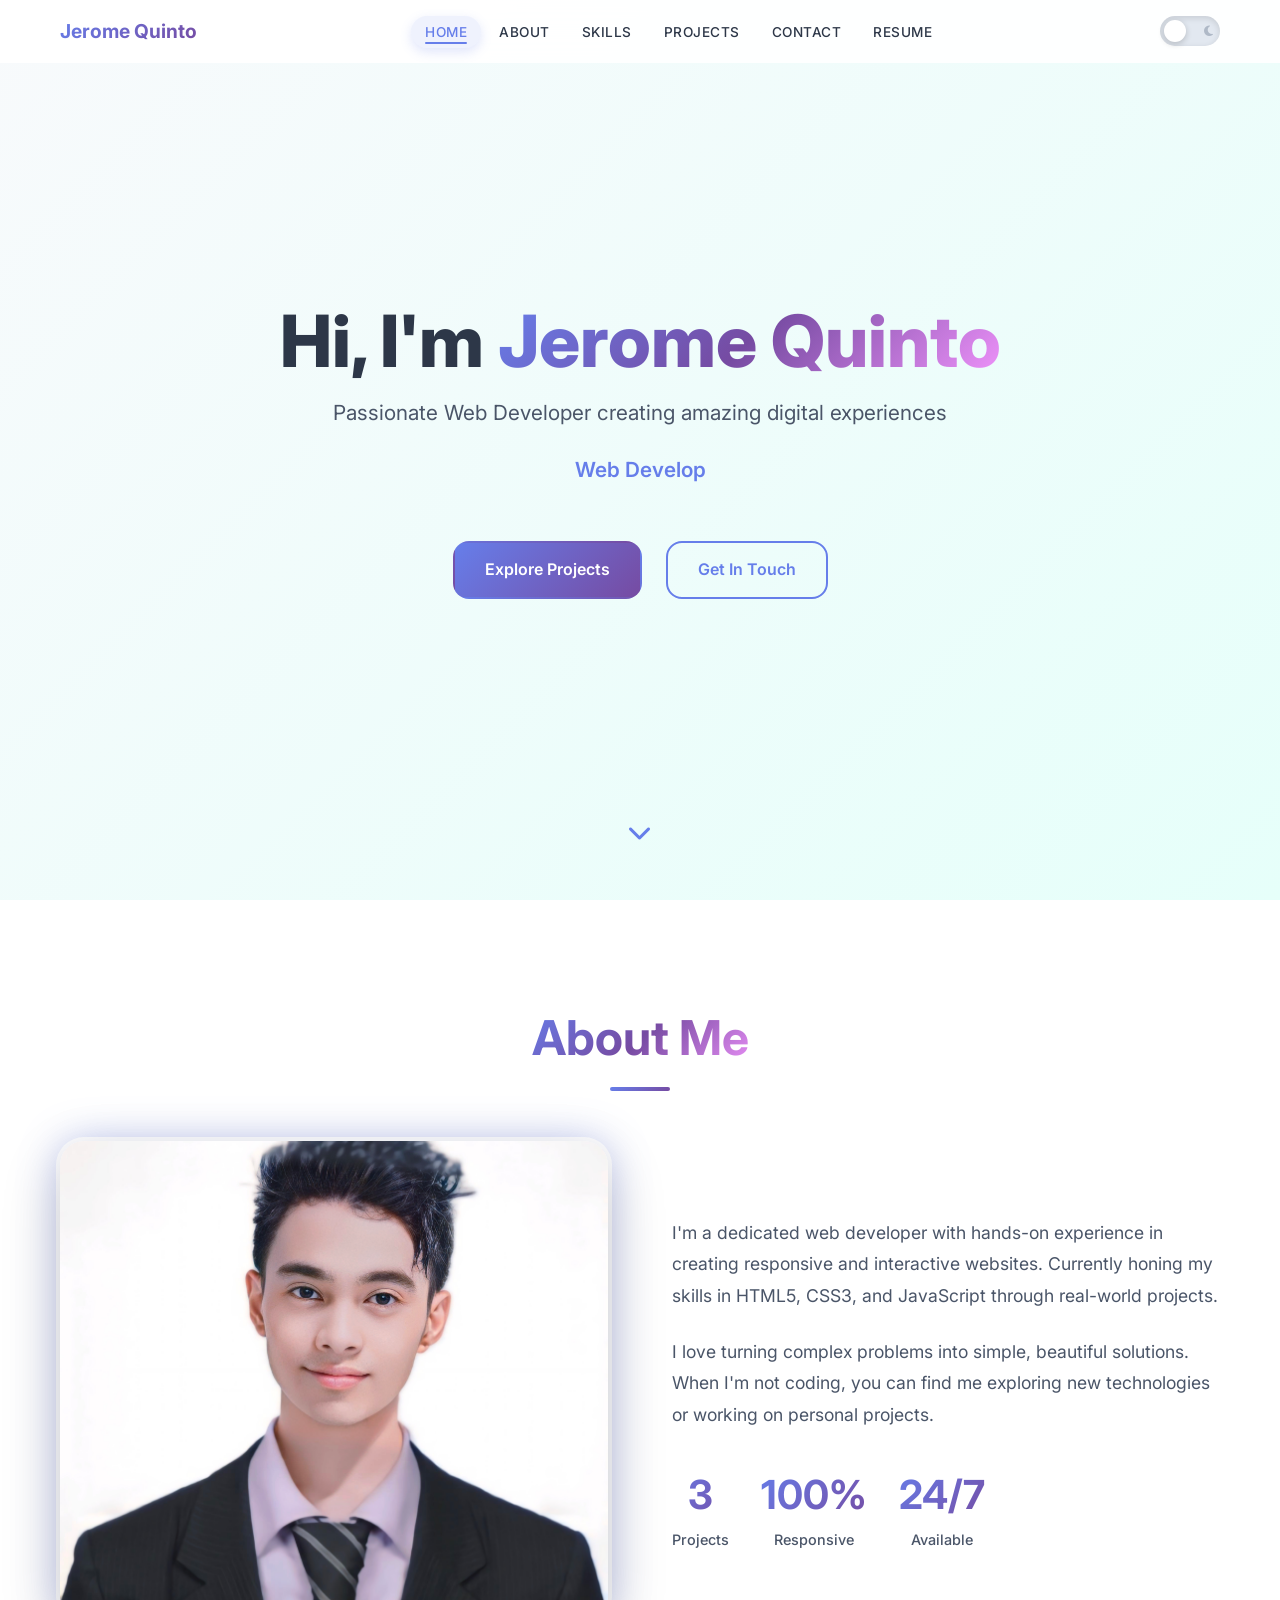
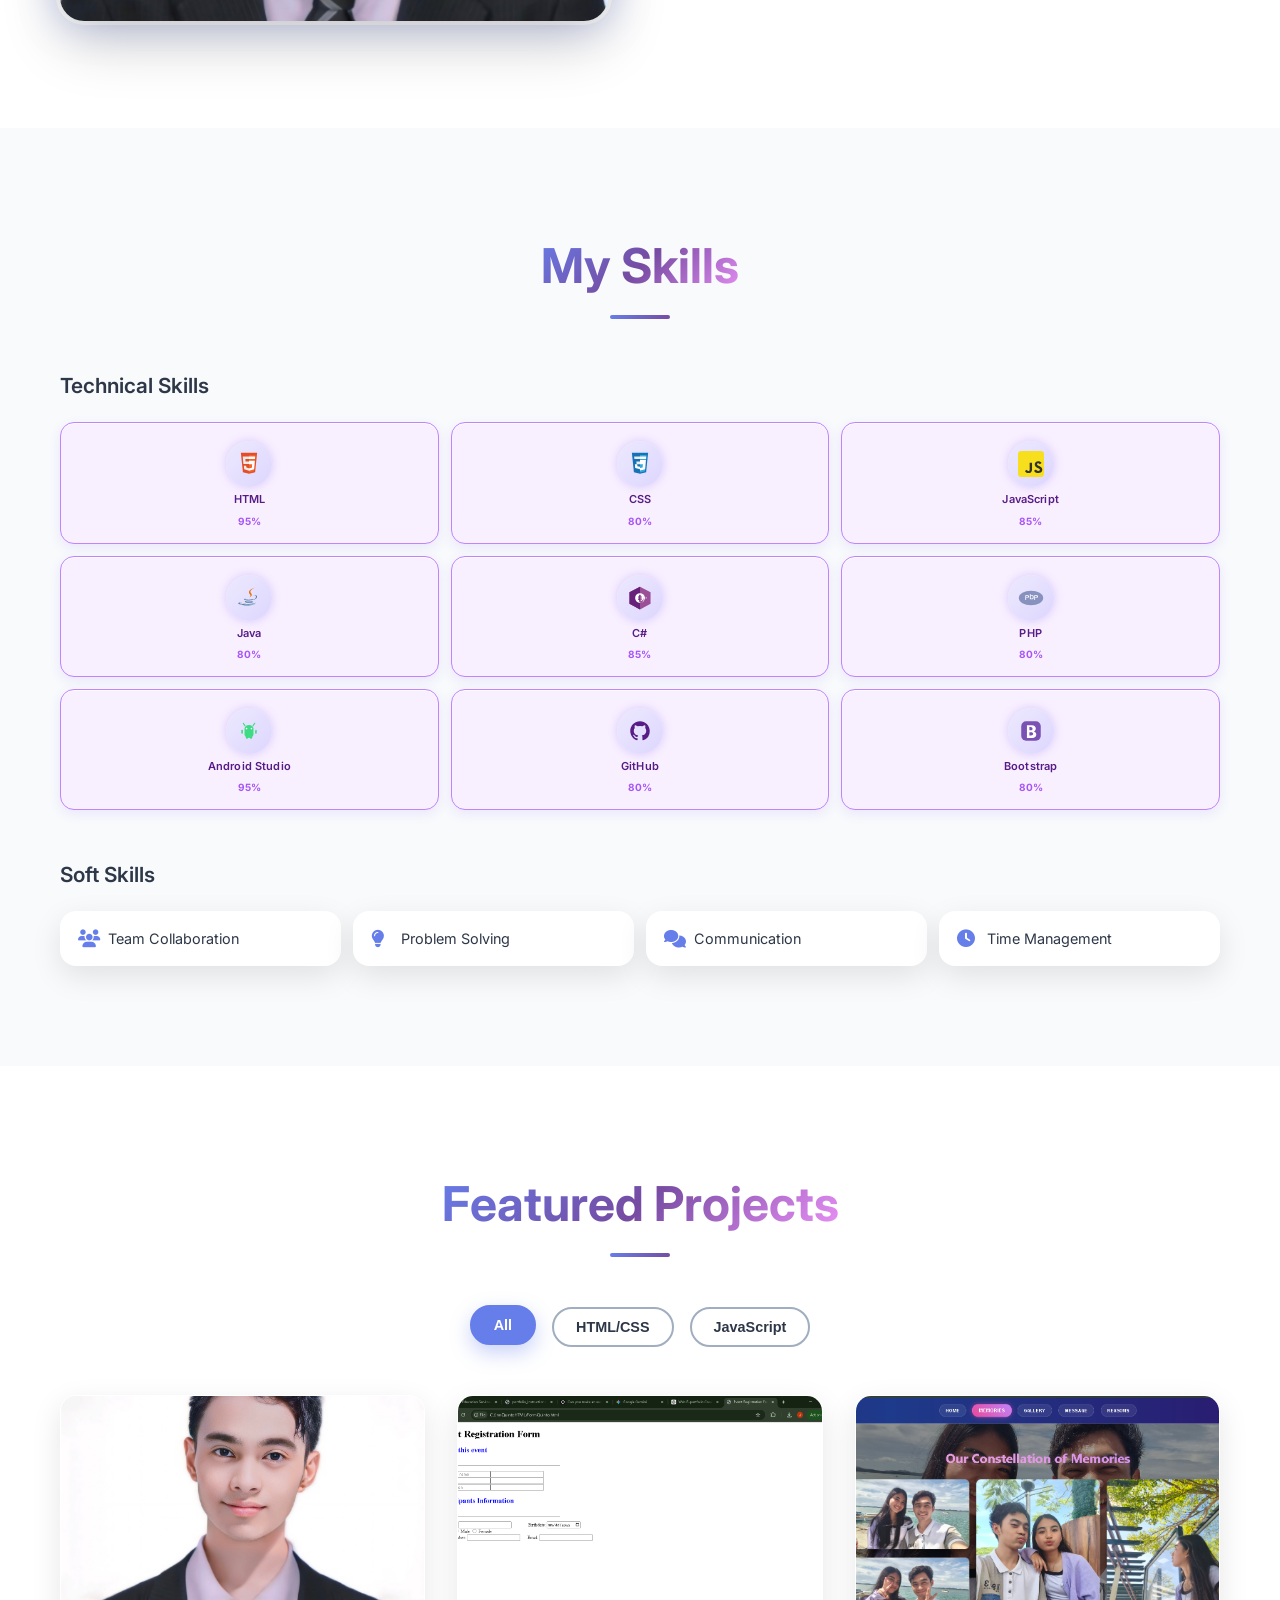
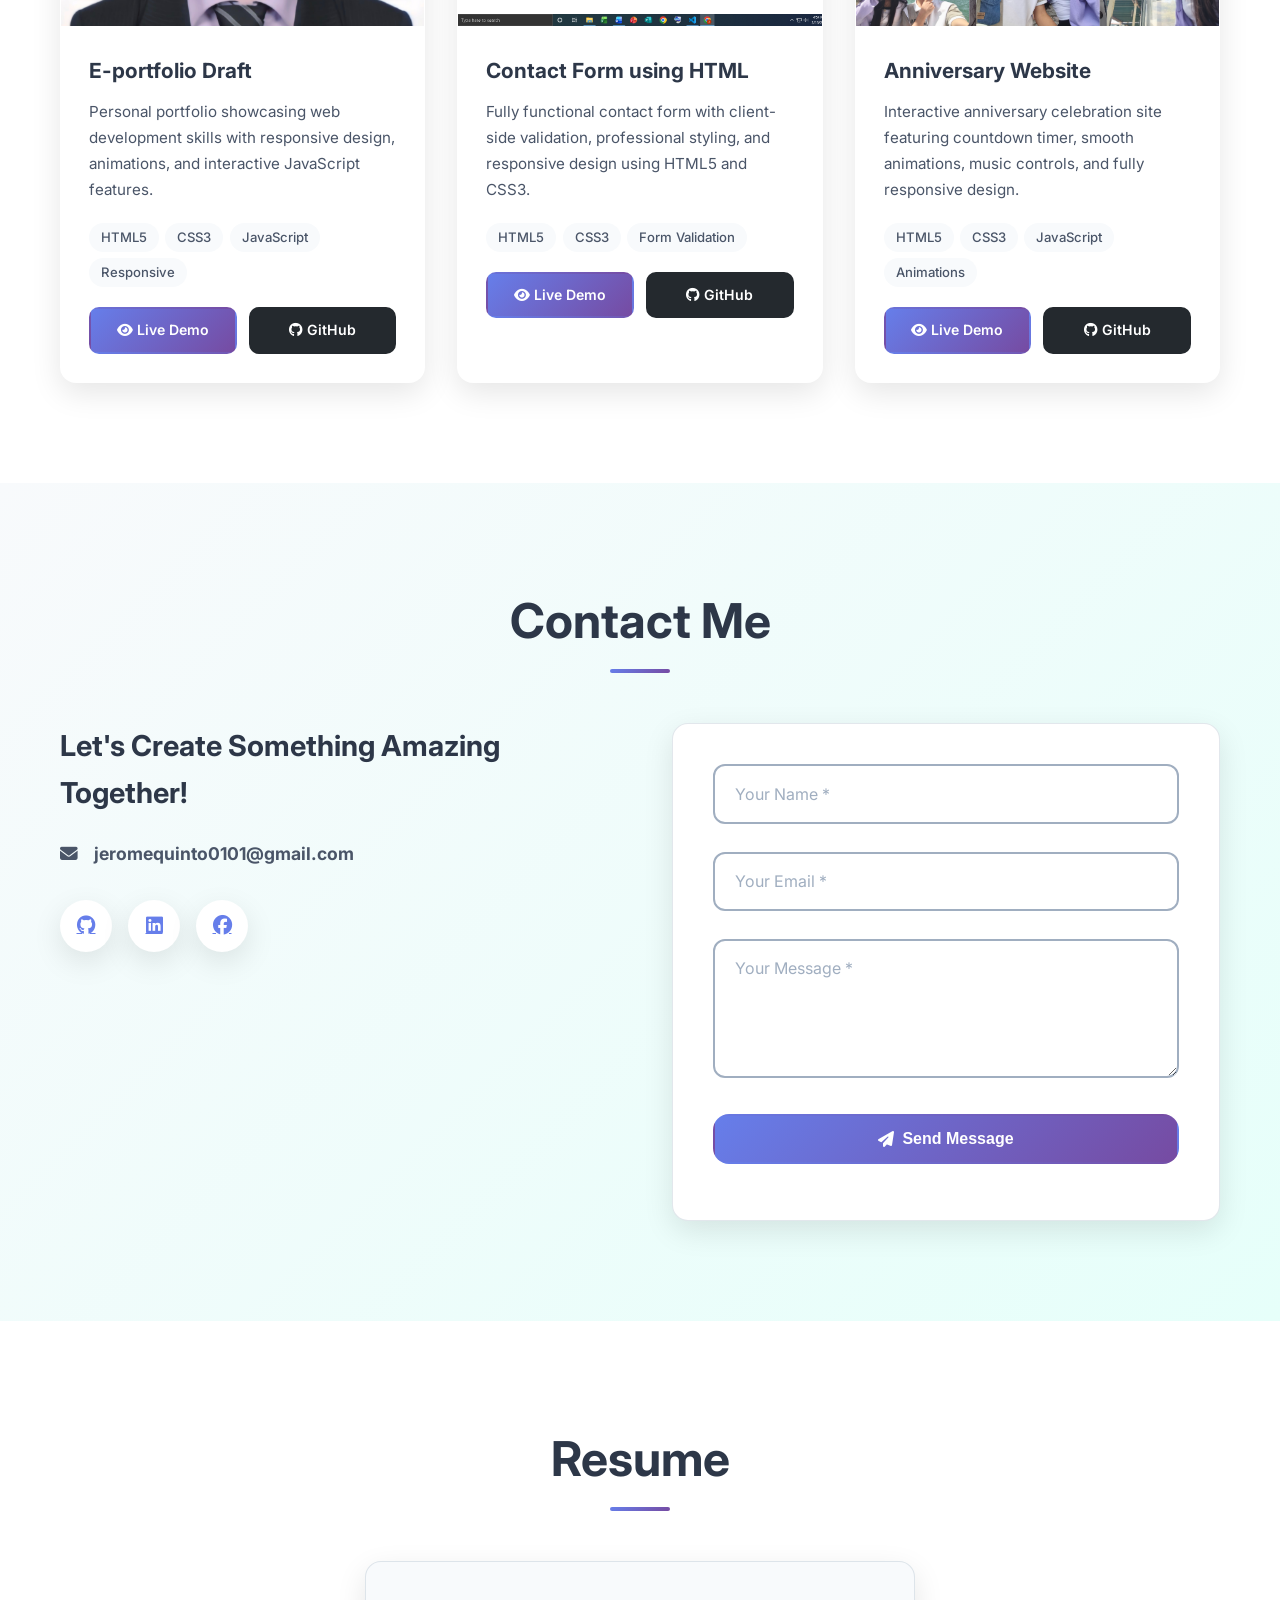
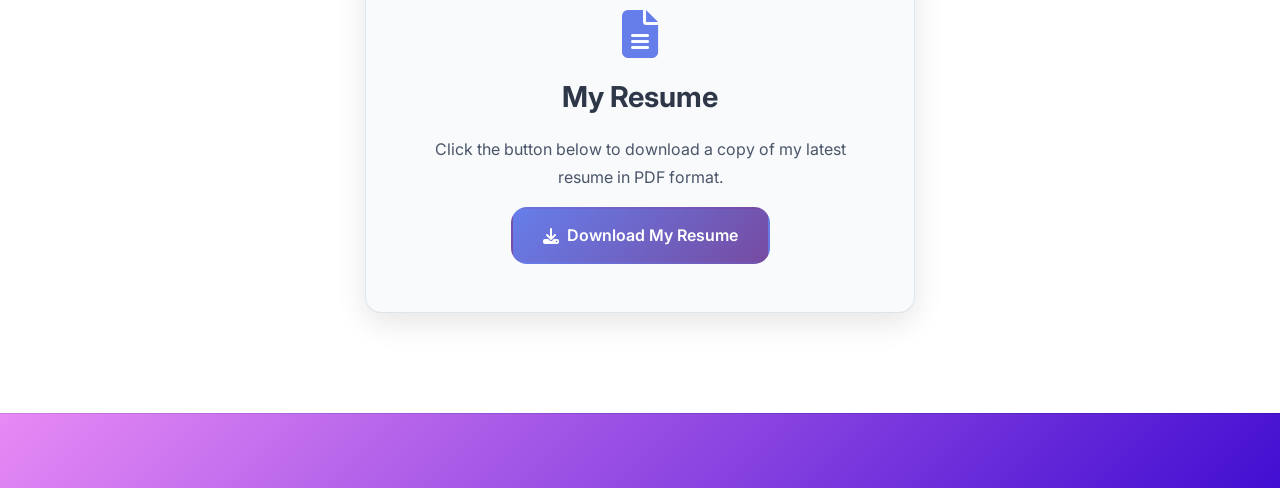
<file: index.html>
<!DOCTYPE html>
<html lang="en" data-theme="light">

<head>
    <meta charset="UTF-8">
    <meta name="viewport" content="width=device-width, initial-scale=1.0">
    <title>Jerome Quinto - Web Portfolio</title>
    <link rel="stylesheet" href="style.css">
    <link href="https://fonts.googleapis.com/css2?family=Inter:wght@300;400;500;600;700&display=swap" rel="stylesheet">
    <link rel="stylesheet" href="https://cdnjs.cloudflare.com/ajax/libs/font-awesome/6.4.0/css/all.min.css">
</head>

<body>
    <!-- Navigation -->
    <nav class="navbar" id="navbar">
        <div class="nav-container">
            <div class="nav-logo">
                <h3>Jerome Quinto</h3>
            </div>
            <ul class="nav-menu" id="nav-menu">
                <li><a href="#home" class="nav-link">HOME</a></li>
                <li><a href="#about" class="nav-link">ABOUT</a></li>
                <li><a href="#skills" class="nav-link">SKILLS</a></li>
                <li><a href="#projects" class="nav-link">PROJECTS</a></li>
                <li><a href="#contact" class="nav-link">CONTACT</a></li>
                <li><a href="#resume" class="nav-link">RESUME</a></li>
            </ul>
            <div class="nav-right">
                <div class="theme-toggle" id="theme-toggle" aria-label="Toggle dark mode">
                    <i class="fas fa-sun theme-icon"></i>
                    <i class="fas fa-moon theme-icon"></i>
                    <div class="toggle-ball"></div>
                </div>
                <div class="hamburger" id="hamburger" aria-label="Open menu">
                    <span class="bar"></span>
                    <span class="bar"></span>
                    <span class="bar"></span>
                </div>
            </div>
        </div>
    </nav>

    <!-- Hero Section -->
    <section id="home" class="hero">
        <div class="hero-content">
            <div class="hero-text">
                <h1 class="hero-title">
                    Hi, I'm <span class="gradient-text">Jerome Quinto</span>
                </h1>
                <p class="hero-subtitle">Passionate Web Developer creating amazing digital experiences</p>
                <div class="typewriter" id="typewriter"></div>
            </div>
            <div class="hero-buttons">
                <a href="#projects" class="btn btn-primary">Explore Projects</a>
                <a href="#contact" class="btn btn-outline">Get In Touch</a>
            </div>
        </div>
        <div class="scroll-hint">
            <i class="fas fa-chevron-down"></i>
        </div>
    </section>

    <!-- About Section -->
    <section id="about" class="about">
        <div class="container">
            <h2 class="section-heading"><span class="gradient-text">About Me</span></h2>
            <div class="about-grid">
                <div class="about-image">
                    <img src="portfolio.jpg" alt="Jerome Quinto" class="profile-img">
                </div>
                <div class="about-content">
                    <p>I'm a dedicated web developer with hands-on experience in creating responsive and interactive
                        websites. Currently honing my skills in HTML5, CSS3, and JavaScript through real-world
                        projects.</p>
                    <p>I love turning complex problems into simple, beautiful solutions. When I'm not coding, you can
                        find me exploring new technologies or working on personal projects.</p>
                    <div class="about-stats">
                        <div class="stat-item">
                            <span class="stat-number">3</span>
                            <span class="stat-label">Projects</span>
                        </div>
                        <div class="stat-item">
                            <span class="stat-number">100%</span>
                            <span class="stat-label">Responsive</span>
                        </div>
                        <div class="stat-item">
                            <span class="stat-number">24/7</span>
                            <span class="stat-label">Available</span>
                        </div>
                    </div>
                </div>
            </div>
        </div>
    </section>
    <!-- =============================================
   REPLACE your entire <section id="skills"> block with this
   ============================================= -->
    <section id="skills" class="skills">
        <div class="container">
            <h2 class="section-heading"><span class="gradient-text">My Skills</span></h2>

            <!-- TECHNICAL SKILLS — 3 col x 4 row card grid (9 skills + 1 filler hidden) -->
            <h3 class="skills-sub-heading">Technical Skills</h3>
            <div class="skill-cards-grid">

                <div class="skill-card" data-skill="html">
                    <div class="skill-card-icon">
                        <svg viewBox="0 0 32 32" fill="none" xmlns="http://www.w3.org/2000/svg">
                            <path d="M6 2l2.5 24L16 28l7.5-2L26 2H6z" fill="#E44D26" />
                            <path d="M16 26.5l6.1-1.7L24 5H16v21.5z" fill="#F16529" />
                            <path
                                d="M16 13h-4.2l-.3-3.3H16V6.7H8.3l.8 9.3H16V13zm0 8.2l-.01.003-3.23-.87-.2-2.27H9.7l.4 4.5L16 24.2v-3z"
                                fill="#EBEBEB" />
                            <path d="M16 13v3.3h3.9l-.37 4.2-3.53.95V24.2l6.32-1.75.9-10.45H16zm0-6.3v3h7.4l.25-3H16z"
                                fill="#fff" />
                        </svg>
                    </div>
                    <span class="skill-card-name">HTML</span>
                    <span class="skill-card-pct">95%</span>
                </div>

                <div class="skill-card" data-skill="css">
                    <div class="skill-card-icon">
                        <svg viewBox="0 0 32 32" fill="none" xmlns="http://www.w3.org/2000/svg">
                            <path d="M6 2l2.5 24L16 28l7.5-2L26 2H6z" fill="#1572B6" />
                            <path d="M16 26.5l6.1-1.7L24 5H16v21.5z" fill="#33A9DC" />
                            <path d="M16 13H11.5l.3 3.3H16V13zm0-6.3H8.8l.3 3H16V6.7z" fill="#EBEBEB" />
                            <path
                                d="M16 19.5l-3.2-.87-.2-2.27H9.7l.4 4.5L16 22.6v-3.1zm0-12.8v3H23.5l.25-3H16zm0 6.3v3.3h3.6l-.34 3.87-3.26.88v3.1l6.3-1.75.46-5.46.5-5.94H16z"
                                fill="#fff" />
                        </svg>
                    </div>
                    <span class="skill-card-name">CSS</span>
                    <span class="skill-card-pct">80%</span>
                </div>

                <div class="skill-card" data-skill="js">
                    <div class="skill-card-icon">
                        <svg viewBox="0 0 32 32" fill="none" xmlns="http://www.w3.org/2000/svg">
                            <rect width="32" height="32" rx="4" fill="#F7DF1E" />
                            <path
                                d="M8.5 24.5l2.4-1.45c.46.82.88 1.52 1.88 1.52.96 0 1.56-.38 1.56-1.84V14.5h2.96v8.27c0 3.04-1.78 4.42-4.38 4.42-2.35 0-3.71-1.22-4.42-2.69zm11.2-.3l2.4-1.39c.63 1.03 1.45 1.79 2.9 1.79 1.22 0 2-.61 2-1.45 0-1.01-.8-1.37-2.14-1.96l-.74-.32c-2.12-.9-3.52-2.03-3.52-4.42 0-2.2 1.67-3.87 4.28-3.87 1.86 0 3.2.65 4.16 2.34l-2.28 1.46c-.5-.9-1.05-1.25-1.88-1.25-.86 0-1.4.54-1.4 1.25 0 .88.54 1.23 1.8 1.78l.73.31c2.5 1.07 3.9 2.16 3.9 4.6 0 2.64-2.07 4.08-4.85 4.08-2.72 0-4.48-1.3-5.34-2.95z"
                                fill="#323330" />
                        </svg>
                    </div>
                    <span class="skill-card-name">JavaScript</span>
                    <span class="skill-card-pct">85%</span>
                </div>

                <div class="skill-card" data-skill="java">
                    <div class="skill-card-icon">
                        <svg viewBox="0 0 32 32" fill="none" xmlns="http://www.w3.org/2000/svg">
                            <path
                                d="M12.4 19.3s-1.2.7.86.93c2.5.29 3.78.25 6.54-.28 0 0 .73.45 1.74.84-6.17 2.65-13.97-.15-9.14-1.49z"
                                fill="#5382A1" />
                            <path
                                d="M11.7 16.7s-1.35 1 .7 1.2c2.64.27 4.73.3 8.34-.4 0 0 .5.5 1.3.78-7.4 2.16-15.6.17-10.34-1.58z"
                                fill="#5382A1" />
                            <path
                                d="M17.3 11.8c1.5 1.73-.39 3.28-.39 3.28s3.82-1.97 2.06-4.43c-1.64-2.3-2.9-3.44 3.9-7.37 0 0-10.66 2.66-5.57 8.52z"
                                fill="#E76F00" />
                            <path
                                d="M23.9 21.3s.9.74-.98 1.31c-3.56 1.08-14.83 1.4-17.97.04-1.13-.49.98-1.17 1.64-1.31.69-.14 1.08-.12 1.08-.12-1.24-.88-8.03 1.72-3.45 2.46 12.5 2.03 22.8-.91 19.68-2.38z"
                                fill="#5382A1" />
                            <path
                                d="M13 22.4s-5.68 1.35-2.02 1.84c1.56.21 4.66.16 7.55-.08 2.36-.2 4.73-.62 4.73-.62s-.83.36-1.44.77c-5.78 1.52-16.96.81-13.74-.74C9.7 22.33 13 22.4 13 22.4z"
                                fill="#5382A1" />
                            <path
                                d="M21.1 18.3c5.88-3.05 3.16-5.99 1.26-5.6-.46.1-.67.18-.67.18s.17-.27.5-.38c3.74-1.31 6.61 3.88-1.21 5.94 0 0 .09-.08.12-.14z"
                                fill="#5382A1" />
                        </svg>
                    </div>
                    <span class="skill-card-name">Java</span>
                    <span class="skill-card-pct">80%</span>
                </div>

                <div class="skill-card" data-skill="csharp">
                    <div class="skill-card-icon">
                        <svg viewBox="0 0 32 32" fill="none" xmlns="http://www.w3.org/2000/svg">
                            <path d="M16 2L3 9v14l13 7 13-7V9L16 2z" fill="#9B4F96" />
                            <path d="M16 2L3 9v14l13 7V2z" fill="#68217A" />
                            <path
                                d="M16 10a6 6 0 100 12A6 6 0 0016 10zm-1 9.9V18h-1.5v-1.5H15v-1h-1.5V14H15v-1.9A4.5 4.5 0 0116 21.9z"
                                fill="white" />
                            <path d="M17 12.1V14h1.5v1.5H17v1h1.5V18H17v1.9a4.5 4.5 0 000-8.8z" fill="white" />
                            <path d="M20.5 15H22v1.5h-1.5V15zm2.5 0H24v1.5h-1V15z" fill="white" />
                        </svg>
                    </div>
                    <span class="skill-card-name">C#</span>
                    <span class="skill-card-pct">85%</span>
                </div>

                <div class="skill-card" data-skill="php">
                    <div class="skill-card-icon">
                        <svg viewBox="0 0 32 32" fill="none" xmlns="http://www.w3.org/2000/svg">
                            <ellipse cx="16" cy="16" rx="15" ry="9" fill="#8892BF" />
                            <path
                                d="M9 12.5h2.5c1.4 0 2.1.6 2.1 1.8s-.7 1.8-2.1 1.8H10v2.4H9V12.5zm1 2.8h1.3c.7 0 1.1-.25 1.1-.9 0-.65-.4-.9-1.1-.9H10v1.8z"
                                fill="white" />
                            <path
                                d="M14.5 11h1v2.1c.4-.5.9-.7 1.6-.7 1.4 0 2.2 1 2.2 2.6s-.8 2.6-2.2 2.6c-.7 0-1.2-.25-1.6-.7v.6h-.9V11h-.1zm2.4 5.8c.85 0 1.35-.65 1.35-1.8s-.5-1.8-1.35-1.8-1.35.65-1.35 1.8.5 1.8 1.35 1.8z"
                                fill="white" />
                            <path
                                d="M20 12.5h2.5c1.4 0 2.1.6 2.1 1.8s-.7 1.8-2.1 1.8H21v2.4h-1V12.5zm1 2.8h1.3c.7 0 1.1-.25 1.1-.9 0-.65-.4-.9-1.1-.9H21v1.8z"
                                fill="white" />
                        </svg>
                    </div>
                    <span class="skill-card-name">PHP</span>
                    <span class="skill-card-pct">80%</span>
                </div>

                <div class="skill-card" data-skill="android">
                    <div class="skill-card-icon">
                        <svg viewBox="0 0 32 32" fill="none" xmlns="http://www.w3.org/2000/svg">
                            <path
                                d="M10.5 13C10.5 10.5 13 8.5 16 8.5s5.5 2 5.5 4.5v7c0 2.5-2.5 4.5-5.5 4.5s-5.5-2-5.5-4.5v-7z"
                                fill="#3DDC84" />
                            <circle cx="13" cy="13" r="1" fill="white" />
                            <circle cx="19" cy="13" r="1" fill="white" />
                            <path d="M11 9.5L9 6.5M21 9.5L23 6.5" stroke="#3DDC84" stroke-width="1.5"
                                stroke-linecap="round" />
                            <path d="M7.5 14.5A1 1 0 006.5 15.5v3a1 1 0 002 0v-3A1 1 0 007.5 14.5z" fill="#3DDC84" />
                            <path d="M24.5 14.5A1 1 0 0123.5 15.5v3a1 1 0 002 0v-3A1 1 0 0024.5 14.5z" fill="#3DDC84" />
                            <path d="M12 20v4a1.5 1.5 0 003 0v-4h-3zM17 20v4a1.5 1.5 0 003 0v-4h-3z" fill="#3DDC84" />
                        </svg>
                    </div>
                    <span class="skill-card-name">Android Studio</span>
                    <span class="skill-card-pct">95%</span>
                </div>

                <div class="skill-card" data-skill="github">
                    <div class="skill-card-icon skill-card-icon--github">
                        <svg viewBox="0 0 32 32" fill="none" xmlns="http://www.w3.org/2000/svg">
                            <path fill-rule="evenodd" clip-rule="evenodd"
                                d="M16 3C8.82 3 3 8.82 3 16c0 5.75 3.73 10.63 8.9 12.35.65.12.89-.28.89-.62v-2.17c-3.62.79-4.38-1.74-4.38-1.74-.59-1.5-1.44-1.9-1.44-1.9-1.18-.81.09-.79.09-.79 1.3.09 1.99 1.34 1.99 1.34 1.16 1.98 3.04 1.41 3.78 1.08.12-.84.45-1.41.82-1.74-2.89-.33-5.93-1.44-5.93-6.42 0-1.42.51-2.58 1.34-3.49-.14-.33-.58-1.65.12-3.44 0 0 1.09-.35 3.57 1.33a12.43 12.43 0 016.5 0c2.48-1.68 3.57-1.33 3.57-1.33.7 1.79.26 3.11.13 3.44.83.91 1.34 2.07 1.34 3.49 0 4.99-3.04 6.09-5.94 6.41.47.4.88 1.2.88 2.42v3.58c0 .34.23.74.89.62A13.01 13.01 0 0029 16C29 8.82 23.18 3 16 3z"
                                fill="currentColor" />
                        </svg>
                    </div>
                    <span class="skill-card-name">GitHub</span>
                    <span class="skill-card-pct">80%</span>
                </div>

                <div class="skill-card" data-skill="bootstrap">
                    <div class="skill-card-icon">
                        <svg viewBox="0 0 32 32" fill="none" xmlns="http://www.w3.org/2000/svg">
                            <rect x="4" y="4" width="24" height="24" rx="6" fill="#7952B3" />
                            <path
                                d="M11 9h6.2c3 0 4.7 1.6 4.7 4 0 1.7-.9 3-2.4 3.5 1.8.4 3 1.8 3 3.7 0 2.7-1.8 4.3-5 4.3H11V9zm4.5 6.1c1.5 0 2.4-.7 2.4-1.9S16.9 11 15.5 11H14v4.1h1.5zm.5 6.5c1.7 0 2.6-.8 2.6-2.1s-.9-2.1-2.6-2.1H14v4.2h2z"
                                fill="white" />
                        </svg>
                    </div>
                    <span class="skill-card-name">Bootstrap</span>
                    <span class="skill-card-pct">80%</span>
                </div>

            </div>

            <!-- SOFT SKILLS — below technical skills -->
            <h3 class="skills-sub-heading" style="margin-top: 3rem;">Soft Skills</h3>
            <div class="soft-skills-row">
                <div class="soft-skill"><i class="fas fa-users"></i><span>Team Collaboration</span></div>
                <div class="soft-skill"><i class="fas fa-lightbulb"></i><span>Problem Solving</span></div>
                <div class="soft-skill"><i class="fas fa-comments"></i><span>Communication</span></div>
                <div class="soft-skill"><i class="fas fa-clock"></i><span>Time Management</span></div>
            </div>

        </div>
    </section>

    <!-- Projects Section -->
    <section id="projects" class="projects">
        <div class="container">
            <h2 class="section-heading"><span class="gradient-text">Featured Projects</span></h2>
            <div class="projects-filters">
                <button class="filter-btn active" data-filter="all">All</button>
                <button class="filter-btn" data-filter="html">HTML/CSS</button>
                <button class="filter-btn" data-filter="js">JavaScript</button>
            </div>
            <div class="projects-grid">
                <article class="project-card" data-category="html">
                    <div class="project-image">
                        <img src="portfolio.jpg" alt="E-portfolio Draft" loading="lazy">
                        <div class="project-overlay">
                            <a href="#" class="project-link" target="_blank"><i
                                    class="fas fa-external-link-alt"></i></a>
                        </div>
                    </div>
                    <div class="project-content">
                        <h3>E-portfolio Draft</h3>
                        <p>Personal portfolio showcasing web development skills with responsive design, animations, and
                            interactive JavaScript features.</p>
                        <div class="project-tags">
                            <span>HTML5</span><span>CSS3</span><span>JavaScript</span><span>Responsive</span>
                        </div>
                        <div class="project-links">
                            <a href="https://jeromequinto.github.io/jeromequinto.github.io-eportfolio/"
                                class="link-demo"><i class="fas fa-eye"></i> Live Demo</a>
                            <a href="https://github.com/jeromequinto/jeromequinto.github.io-eportfolio/tree/main"
                                target="_blank" class="link-github"><i class="fab fa-github"></i> GitHub</a>
                        </div>
                    </div>
                </article>

                <article class="project-card" data-category="html">
                    <div class="project-image">
                        <img src="form.png" alt="Contact Form" loading="lazy">
                        <div class="project-overlay">
                            <a href="#" class="project-link" target="_blank"><i
                                    class="fas fa-external-link-alt"></i></a>
                        </div>
                    </div>
                    <div class="project-content">
                        <h3>Contact Form using HTML</h3>
                        <p>Fully functional contact form with client-side validation, professional styling, and
                            responsive design using HTML5 and CSS3.</p>
                        <div class="project-tags">
                            <span>HTML5</span><span>CSS3</span><span>Form Validation</span>
                        </div>
                        <div class="project-links">
                            <a href="https://yourusername.github.io/contact-form" target="_blank" class="link-demo"><i
                                    class="fas fa-eye"></i> Live Demo</a>
                            <a href="https://github.com/jeromequinto/jeromequinto.github.io-eportfolio/tree/main"
                                target="_blank" class="link-github"><i class="fab fa-github"></i> GitHub</a>
                        </div>
                    </div>
                </article>

                <article class="project-card" data-category="js">
                    <div class="project-image">
                        <img src="Anniversary.png" alt="Anniversary Website" loading="lazy">
                        <div class="project-overlay">
                            <a href="#" class="project-link" target="_blank"><i
                                    class="fas fa-external-link-alt"></i></a>
                        </div>
                    </div>
                    <div class="project-content">
                        <h3>Anniversary Website</h3>
                        <p>Interactive anniversary celebration site featuring countdown timer, smooth animations, music
                            controls, and fully responsive design.</p>
                        <div class="project-tags">
                            <span>HTML5</span><span>CSS3</span><span>JavaScript</span><span>Animations</span>
                        </div>
                        <div class="project-links">
                            <a href="https://jeromequinto.github.io/jeromequinto.github.io-anniversary/" target="_blank"
                                class="link-demo"><i class="fas fa-eye"></i> Live Demo</a>
                            <a href="https://github.com/jeromequinto/jeromequinto.github.io-eportfolio/tree/main"
                                target="_blank" class="link-github"><i class="fab fa-github"></i> GitHub</a>
                        </div>
                    </div>
                </article>
            </div>
        </div>
    </section>

    <!-- Contact Section -->
    <section id="contact" class="contact">
        <div class="container">
            <h2 class="section-heading">Contact Me</h2>
            <div class="contact-wrapper">
                <div class="contact-info">
                    <h3>Let's Create Something Amazing Together!</h3>
                    <div class="contact-details">
                        <p><i class="fas fa-envelope"></i> <strong>jeromequinto0101@gmail.com</strong></p>
                    </div>
                    <div class="social-links">
                        <a href="https://github.com/jeromequinto" aria-label="GitHub"><i class="fab fa-github"></i></a>
                        <a href="https://www.linkedin.com/in/jerome-quinto-5a7824336" aria-label="LinkedIn"><i
                                class="fab fa-linkedin"></i></a>
                        <a href="https://www.facebook.com/jerome.quinto.514648" aria-label="Facebook"><i
                                class="fab fa-facebook"></i></a>
                    </div>
                </div>
                <form class="contact-form" action="https://formspree.io/f/mkopqlee" method="POST">

                    <div class="form-group">
                        <input type="text" name="name" placeholder="Your Name *" required>
                    </div>

                    <div class="form-group">
                        <input type="email" name="email" placeholder="Your Email *" required>
                    </div>

                    <div class="form-group">
                        <textarea name="message" rows="5" placeholder="Your Message *" required></textarea>
                    </div>

                    <button type="submit" class="btn btn-primary full-width">
                        <i class="fas fa-paper-plane"></i> Send Message
                    </button>

                    <input type="hidden" name="_next"
                        value="https://jeromequinto.github.io/jeromequinto.github.io-eportfolio/">
                    <input type="hidden" name="_captcha" value="false">
                    <input type="hidden" name="_subject" value="New Portfolio Message!">

                </form>
            </div>
        </div>
    </section>

    <section id="resume" class="resume">
        <div class="container">
            <h2 class="section-heading">Resume</h2>
            <div class="resume-content">
                <div class="resume-download">
                    <div class="resume-label-box">
                        <i class="fas fa-file-alt resume-icon"></i>
                        <h3 class="resume-label-title">My Resume</h3>
                        <p class="resume-label-sub">Click the button below to download a copy of my latest resume in PDF
                            format.</p>
                        <a href="resume.pdf" class="btn btn-primary" download>
                            <i class="fas fa-download"></i> Download My Resume
                        </a>
                    </div>
                </div>
            </div>
        </div>
    </section>

    <!-- FOOTER -->
    <footer class="footer">
        <div class="footer-bottom">
            <br>
        </div>
    </footer>

    <!-- Back to Top Button -->
    <button class="scroll-top" id="scroll-top" aria-label="Back to top">
        <i class="fas fa-chevron-up"></i>
    </button>

    <script src="script.js"></script>
</body>

</html>
</file>
<file: style.css>
/* =============================================
   CSS VARIABLES
   ============================================= */
:root {
    --bg-primary: #ffffff;
    --bg-secondary: #f8fafc;
    --bg-gradient: linear-gradient(135deg, #f8fafc 0%, #e6fffa 100%);
    --text-primary: #2d3748;
    --text-secondary: #4a5568;
    --text-accent: #a0aec0;
    --primary: #667eea;
    --primary-dark: #5a67d8;
    --secondary: #764ba2;
    --accent: #f093fb;
    --shadow: 0 10px 30px rgba(0, 0, 0, 0.1);
    --shadow-lg: 0 20px 50px rgba(0, 0, 0, 0.15);
    --border-radius: 16px;
    --transition: all 0.3s cubic-bezier(0.4, 0, 0.2, 1);
    --navbar-bg: rgba(255, 255, 255, 0.92);
    --navbar-bg-scrolled: rgba(255, 255, 255, 0.98);
}

[data-theme="dark"] {
    --bg-primary: #0f0f23;
    --bg-secondary: #1a1a2e;
    --bg-gradient: linear-gradient(135deg, #0f0f23 0%, #16213e 100%);
    --text-primary: #ffd700;
    --text-secondary: #e6e6e6;
    --text-accent: #b8b8b8;
    --primary: #fbff00;
    --secondary: #00d9ff;
    --accent: #d0ff00;
    --shadow: 0 10px 30px rgba(0, 0, 0, 0.5);
    --shadow-lg: 0 20px 50px rgba(3, 1, 1, 0.7);
    --navbar-bg: rgba(15, 15, 35, 0.92);
    --navbar-bg-scrolled: rgba(15, 15, 35, 0.98);
}

/* =============================================
   RESET
   ============================================= */
* {
    margin: 0;
    padding: 0;
    box-sizing: border-box;
}

body {
    font-family: 'Inter', sans-serif;
    line-height: 1.6;
    color: var(--text-primary);
    background: var(--bg-primary);
    overflow-x: hidden;
    transition: background 0.3s ease, color 0.3s ease;
}

.container {
    max-width: 1200px;
    margin: 0 auto;
    padding: 0 20px;
}

/* =============================================
   NAVIGATION
   ============================================= */
.navbar {
    position: fixed;
    top: 0;
    width: 100%;
    background: var(--navbar-bg);
    backdrop-filter: blur(20px);
    -webkit-backdrop-filter: blur(20px);
    z-index: 1000;
    transition: background 0.3s ease, box-shadow 0.3s ease;
}

.navbar.scrolled {
    background: var(--navbar-bg-scrolled);
    box-shadow: 0 2px 20px rgba(0, 0, 0, 0.12);
}

.nav-container {
    max-width: 1200px;
    margin: 0 auto;
    padding: 1rem 20px;
    display: flex;
    justify-content: space-between;
    align-items: center;
    gap: 1rem;
}

.nav-logo h3 {
    background: linear-gradient(135deg, var(--primary), var(--secondary));
    background-clip: text;
    -webkit-background-clip: text;
    -webkit-text-fill-color: transparent;
    font-weight: 700;
    font-size: 1.2rem;
}

.nav-menu {
    display: flex;
    list-style: none;
    gap: 0.25rem;
}

.nav-link {
    text-decoration: none;
    color: var(--text-primary);
    font-weight: 500;
    font-size: 0.85rem;
    letter-spacing: 0.5px;
    padding: 8px 14px;
    border-radius: 25px;
    position: relative;
    transition: color 0.25s ease, background 0.25s ease, box-shadow 0.25s ease, transform 0.25s ease;
}

.nav-link::after {
    content: '';
    position: absolute;
    bottom: 4px;
    left: 50%;
    width: 0;
    height: 2px;
    background: var(--primary);
    border-radius: 2px;
    transform: translateX(-50%);
    transition: width 0.3s ease;
}

.nav-link:hover,
.nav-link.active {
    color: var(--primary);
    background: rgba(102, 126, 234, 0.1);
    transform: translateY(-2px);
    box-shadow: 0 4px 12px rgba(102, 126, 234, 0.2);
}

.nav-link:hover::after,
.nav-link.active::after {
    width: 60%;
}

[data-theme="dark"] .nav-link:hover,
[data-theme="dark"] .nav-link.active {
    color: #ffd700;
    background: rgba(255, 215, 0, 0.15);
    box-shadow: 0 4px 15px rgba(255, 215, 0, 0.25);
}

/* =============================================
   THEME TOGGLE
   ============================================= */
.nav-right {
    display: flex;
    align-items: center;
    gap: 1rem;
}

.theme-toggle {
    position: relative;
    width: 60px;
    height: 30px;
    background: #e2e8f0;
    border-radius: 30px;
    cursor: pointer;
    transition: background 0.3s ease;
    display: flex;
    align-items: center;
    padding: 4px;
    box-shadow: inset 0 2px 6px rgba(0, 0, 0, 0.12);
    flex-shrink: 0;
}

[data-theme="dark"] .theme-toggle {
    background: #334155;
}

.toggle-ball {
    width: 22px;
    height: 22px;
    background: white;
    border-radius: 50%;
    transition: transform 0.3s cubic-bezier(0.4, 0, 0.2, 1);
    position: relative;
    z-index: 2;
    box-shadow: 0 2px 6px rgba(0, 0, 0, 0.2);
}

.theme-toggle.active .toggle-ball {
    transform: translateX(30px);
}

[data-theme="dark"] .toggle-ball {
    background: #fbbf24;
}

.theme-icon {
    position: absolute;
    font-size: 12px;
    z-index: 1;
    transition: opacity 0.3s ease;
    color: #64748b;
}

.theme-icon.fa-sun {
    left: 7px;
    top: 50%;
    transform: translateY(-50%);
    opacity: 1;
}

.theme-icon.fa-moon {
    right: 7px;
    top: 50%;
    transform: translateY(-50%);
    opacity: 0.4;
}

.theme-toggle.active .fa-sun {
    opacity: 0.4;
}

.theme-toggle.active .fa-moon {
    opacity: 1;
}

.hamburger {
    display: none;
    flex-direction: column;
    cursor: pointer;
    gap: 5px;
}

.bar {
    width: 24px;
    height: 2.5px;
    background: var(--text-primary);
    border-radius: 2px;
    transition: var(--transition);
}

.hamburger.active .bar:nth-child(1) {
    transform: rotate(45deg) translate(5px, 5px);
}

.hamburger.active .bar:nth-child(2) {
    opacity: 0;
}

.hamburger.active .bar:nth-child(3) {
    transform: rotate(-45deg) translate(5px, -5px);
}

/* =============================================
   HERO SECTION
   ============================================= */
.hero {
    min-height: 100vh;
    display: flex;
    align-items: center;
    justify-content: center;
    background: var(--bg-gradient);
    position: relative;
}

.hero-content {
    text-align: center;
    max-width: 900px;
    padding: 0 20px;
}

.hero-title {
    font-size: clamp(2.5rem, 6vw, 4.5rem);
    font-weight: 800;
    margin-bottom: 1rem;
    line-height: 1.1;
    color: var(--text-primary);
}

.gradient-text {
    display: inline-block;
    background: linear-gradient(135deg, var(--primary), var(--secondary), var(--accent));
    background-clip: text;
    -webkit-background-clip: text;
    -webkit-text-fill-color: transparent;
}

.hero-subtitle {
    font-size: 1.3rem;
    color: var(--text-secondary);
    margin-bottom: 1.5rem;
    font-weight: 400;
}

.typewriter {
    height: 2.5rem;
    font-size: 1.3rem;
    font-weight: 600;
    color: var(--primary);
    margin-bottom: 3rem;
}

.hero-buttons {
    display: flex;
    gap: 1.5rem;
    justify-content: center;
    flex-wrap: wrap;
}

.btn {
    padding: 14px 30px;
    border-radius: var(--border-radius);
    text-decoration: none;
    font-weight: 600;
    font-size: 1rem;
    display: inline-flex;
    align-items: center;
    gap: 0.5rem;
    transition: transform 0.3s ease, box-shadow 0.3s ease, background 0.3s ease;
    border: 2px solid transparent;
    cursor: pointer;
}

.btn-primary {
    background: linear-gradient(135deg, var(--primary), var(--secondary));
    color: white;
}

.btn-primary:hover {
    transform: translateY(-3px);
    box-shadow: var(--shadow-lg);
}

.btn-outline {
    background: transparent;
    color: var(--primary);
    border-color: var(--primary);
}

.btn-outline:hover {
    background: var(--primary);
    color: white;
    transform: translateY(-3px);
}

.full-width {
    width: 100%;
    justify-content: center;
}

.scroll-hint {
    position: absolute;
    bottom: 3rem;
    left: 50%;
    transform: translateX(-50%);
    animation: bounce 2s infinite;
    color: var(--primary);
    font-size: 1.5rem;
}

/* =============================================
   SECTIONS
   ============================================= */
section {
    padding: 100px 0;
}

.section-heading {
    font-size: clamp(2rem, 5vw, 3rem);
    text-align: center;
    margin-bottom: 4rem;
    position: relative;
    font-weight: 700;
    color: var(--text-primary);
}

.section-heading::after {
    content: '';
    position: absolute;
    bottom: -14px;
    left: 50%;
    transform: translateX(-50%);
    width: 60px;
    height: 4px;
    background: linear-gradient(135deg, var(--primary), var(--secondary));
    border-radius: 2px;
}

/* =============================================
   ABOUT SECTION
   ============================================= */
.about {
    background: var(--bg-primary);
}

.about-grid {
    display: grid;
    grid-template-columns: 1fr 1fr;
    gap: 4rem;
    align-items: center;
}

.profile-img {
    width: 100%;
    height: 480px;
    object-fit: cover;
    border-radius: 24px;
    cursor: pointer;
    animation: profileFloat 4s ease-in-out infinite, profileGlow 3s ease-in-out infinite alternate;
    box-shadow:
        0 20px 60px rgba(0, 0, 0, 0.2),
        0 0 0 4px rgba(255, 255, 255, 0.8),
        0 0 40px rgba(102, 126, 234, 0.4);
    transition: transform 0.4s ease, box-shadow 0.4s ease;
}

.profile-img:hover {
    animation-play-state: paused;
    transform: translateY(-12px) scale(1.03);
    box-shadow:
        0 40px 80px rgba(102, 126, 234, 0.4),
        0 0 0 6px rgba(102, 126, 234, 0.5),
        0 0 60px rgba(102, 126, 234, 0.3);
}

[data-theme="dark"] .profile-img {
    box-shadow:
        0 20px 60px rgba(0, 0, 0, 0.6),
        0 0 0 4px rgba(255, 215, 0, 0.6),
        0 0 40px rgba(255, 215, 0, 0.3);
}

[data-theme="dark"] .profile-img:hover {
    box-shadow:
        0 40px 80px rgba(255, 215, 0, 0.3),
        0 0 0 6px rgba(255, 215, 0, 0.8),
        0 0 60px rgba(255, 215, 0, 0.4);
}

@keyframes profileFloat {

    0%,
    100% {
        transform: translateY(0px);
    }

    50% {
        transform: translateY(-14px);
    }
}

@keyframes profileGlow {
    0% {
        box-shadow: 0 20px 60px rgba(0, 0, 0, 0.2), 0 0 0 4px rgba(255, 255, 255, 0.8), 0 0 40px rgba(102, 126, 234, 0.3);
    }

    100% {
        box-shadow: 0 30px 80px rgba(0, 0, 0, 0.25), 0 0 0 5px rgba(255, 255, 255, 1), 0 0 60px rgba(102, 126, 234, 0.6);
    }
}

.about-content p {
    color: var(--text-secondary);
    margin-bottom: 1.5rem;
    font-size: 1.1rem;
    line-height: 1.8;
}

.about-stats {
    display: flex;
    gap: 2rem;
    margin-top: 2rem;
}

.stat-item {
    text-align: center;
}

.stat-number {
    display: block;
    font-size: 2.5rem;
    font-weight: 700;
    background: linear-gradient(135deg, var(--primary), var(--secondary));
    background-clip: text;
    -webkit-background-clip: text;
    -webkit-text-fill-color: transparent;
}

.stat-label {
    font-size: 0.9rem;
    color: var(--text-secondary);
    font-weight: 500;
}

/* =============================================
   SKILLS SECTION
   ============================================= */
.skills {
    background: var(--bg-secondary);
}

/* Sub-heading used for Technical Skills / Soft Skills labels */
.skills-sub-heading {
    font-size: 1.3rem;
    font-weight: 600;
    color: var(--text-primary);
    margin-bottom: 1.25rem;
}

/* ── Technical skill card grid: 3 columns, auto rows ── */
.skill-cards-grid {
    display: grid;
    grid-template-columns: repeat(3, 1fr);
    gap: 12px;
    margin-bottom: 0;
}

/* Base card — fallback (no data-theme set yet) */
.skill-card {
    position: relative;
    border-radius: 14px;
    padding: 18px 10px 14px;
    text-align: center;
    cursor: default;
    display: flex;
    flex-direction: column;
    align-items: center;
    gap: 6px;
    border: 1.5px solid #c084fc;
    background: #f8f0ff;
    box-shadow: 0 4px 12px rgba(139, 92, 246, 0.12), inset 0 1px 0 rgba(255, 255, 255, 0.8);
    transition: transform 0.35s ease, box-shadow 0.35s ease, border-color 0.35s ease;
    overflow: hidden;
}

/* Light mode cards */
[data-theme="light"] .skill-card {
    background: #f8f0ff;
    border-color: #c084fc;
    box-shadow: 0 4px 12px rgba(139, 92, 246, 0.12), inset 0 1px 0 rgba(255, 255, 255, 0.8);
}

[data-theme="light"] .skill-card:hover {
    transform: translateY(-6px) scale(1.04);
    border-color: #a855f7;
    box-shadow:
        0 0 16px rgba(168, 85, 247, 0.55),
        0 0 32px rgba(192, 132, 252, 0.3),
        0 0 55px rgba(139, 92, 246, 0.15),
        0 10px 28px rgba(139, 92, 246, 0.28);
}

/* Dark mode cards */
[data-theme="dark"] .skill-card {
    background: #0d1b2e;
    border-color: #1e40af;
    box-shadow: 0 4px 14px rgba(30, 64, 175, 0.3), inset 0 1px 0 rgba(147, 197, 253, 0.08);
}

[data-theme="dark"] .skill-card:hover {
    transform: translateY(-6px) scale(1.04);
    border-color: #3b82f6;
    box-shadow:
        0 0 16px rgba(59, 130, 246, 0.75),
        0 0 32px rgba(147, 197, 253, 0.4),
        0 0 60px rgba(59, 130, 246, 0.2),
        0 10px 28px rgba(30, 64, 175, 0.5);
}

/* Icon wrapper — hard-capped size so SVGs never blow up */
.skill-card-icon {
    width: 46px !important;
    height: 46px !important;
    min-width: 46px;
    min-height: 46px;
    border-radius: 50%;
    display: flex;
    align-items: center;
    justify-content: center;
    transition: box-shadow 0.35s ease;
    flex-shrink: 0;
    overflow: hidden;
    background: linear-gradient(135deg, #ede9fe, #ddd6fe);
    box-shadow: 0 0 10px rgba(139, 92, 246, 0.28);
}

.skill-card-icon svg {
    width: 26px !important;
    height: 26px !important;
    max-width: 26px;
    max-height: 26px;
    display: block;
    flex-shrink: 0;
}

[data-theme="light"] .skill-card-icon {
    background: linear-gradient(135deg, #ede9fe, #ddd6fe);
    box-shadow: 0 0 10px rgba(139, 92, 246, 0.28);
}

[data-theme="light"] .skill-card:hover .skill-card-icon {
    box-shadow: 0 0 16px rgba(168, 85, 247, 0.6), 0 0 28px rgba(192, 132, 252, 0.35);
}

[data-theme="dark"] .skill-card-icon {
    background: linear-gradient(135deg, #1e3a5f, #1d4ed8);
    box-shadow: 0 0 10px rgba(59, 130, 246, 0.4);
}

[data-theme="dark"] .skill-card:hover .skill-card-icon {
    box-shadow: 0 0 18px rgba(59, 130, 246, 0.8), 0 0 32px rgba(147, 197, 253, 0.4);
}

/* GitHub icon — monochrome */
.skill-card-icon--github svg {
    width: 24px !important;
    height: 24px !important;
}

[data-theme="light"] .skill-card-icon--github {
    color: #581c87;
}

[data-theme="dark"] .skill-card-icon--github {
    color: #e0f2fe;
}

/* Skill name */
.skill-card-name {
    font-size: 11px;
    font-weight: 600;
    letter-spacing: 0.15px;
    line-height: 1.2;
}

[data-theme="light"] .skill-card-name {
    color: #581c87;
}

[data-theme="dark"] .skill-card-name {
    color: #bfdbfe;
}

/* Fallback (no data-theme) */
.skill-card-name {
    color: #581c87;
}

/* Percentage */
.skill-card-pct {
    font-size: 10px;
    font-weight: 700;
    color: #a855f7;
}

[data-theme="light"] .skill-card-pct {
    color: #a855f7;
}

[data-theme="dark"] .skill-card-pct {
    color: #38bdf8;
}

/* ── Soft skills row — full width below tech grid ── */
.soft-skills-row {
    display: grid;
    grid-template-columns: repeat(4, 1fr);
    gap: 12px;
    margin-top: 0;
}

.soft-skills-row .soft-skill {
    display: flex;
    align-items: center;
    gap: 10px;
    padding: 1rem 1.1rem;
    margin-bottom: 0;
    background: var(--bg-primary);
    border-radius: var(--border-radius);
    box-shadow: var(--shadow);
    transition: transform 0.3s ease, box-shadow 0.3s ease;
    color: var(--text-primary);
    font-size: 0.9rem;
}

.soft-skills-row .soft-skill:hover {
    transform: translateY(-4px);
    box-shadow: var(--shadow-lg);
}

.soft-skills-row .soft-skill i {
    color: var(--primary);
    font-size: 1.1rem;
    width: 20px;
    flex-shrink: 0;
}

/* Keep old .soft-skill styles for any other use */
.soft-skill {
    display: flex;
    align-items: center;
    gap: 1rem;
    padding: 1.25rem;
    margin-bottom: 1rem;
    background: var(--bg-primary);
    border-radius: var(--border-radius);
    box-shadow: var(--shadow);
    transition: transform 0.3s ease, box-shadow 0.3s ease;
    color: var(--text-primary);
}

.soft-skill:hover {
    transform: translateX(10px);
    box-shadow: var(--shadow-lg);
}

.soft-skill i {
    color: var(--primary);
    font-size: 1.2rem;
    width: 24px;
}

/* =============================================
   PROJECTS SECTION
   ============================================= */
.projects {
    background: var(--bg-primary);
}

.projects-filters {
    display: flex;
    justify-content: center;
    gap: 1rem;
    margin-bottom: 3rem;
    flex-wrap: wrap;
}

.filter-btn {
    padding: 10px 22px;
    border: 2px solid var(--text-accent);
    background: transparent;
    border-radius: 50px;
    cursor: pointer;
    font-weight: 600;
    color: var(--text-primary);
    transition: color 0.3s ease, background 0.3s ease, border-color 0.3s ease,
        transform 0.3s ease, box-shadow 0.3s ease;
    font-size: 0.9rem;
}

.filter-btn:hover,
.filter-btn.active {
    background: var(--primary);
    color: white;
    border-color: var(--primary);
    transform: translateY(-2px);
    box-shadow: 0 8px 20px rgba(102, 126, 234, 0.35);
}

[data-theme="dark"] .filter-btn {
    border-color: rgba(255, 215, 0, 0.3);
    background: rgba(255, 255, 255, 0.04);
}

[data-theme="dark"] .filter-btn:hover,
[data-theme="dark"] .filter-btn.active {
    background: #111;
    color: #ffd700;
    border-color: #ffd700;
    box-shadow: 0 8px 20px rgba(255, 215, 0, 0.25);
}

[data-theme="dark"] .filter-btn.active {
    border-color: #ffffff;
    box-shadow:
        0 0 0 1px #ffffff,
        0 0 12px 3px rgba(255, 255, 255, 0.5),
        0 0 25px 6px rgba(255, 255, 255, 0.2);
    color: #ffffff;
    background: rgba(255, 255, 255, 0.08);
    animation: filterGlow 1.8s ease-in-out infinite alternate;
}

@keyframes filterGlow {
    from {
        box-shadow: 0 0 0 1px #ffffff, 0 0 10px 2px rgba(255, 255, 255, 0.4), 0 0 22px 5px rgba(255, 255, 255, 0.15);
    }

    to {
        box-shadow: 0 0 0 1px #ffffff, 0 0 18px 5px rgba(255, 255, 255, 0.7), 0 0 35px 10px rgba(255, 255, 255, 0.25);
    }
}

.projects-grid {
    display: grid;
    grid-template-columns: repeat(auto-fit, minmax(340px, 1fr));
    gap: 2rem;
}

.project-card {
    background: var(--bg-primary);
    border-radius: var(--border-radius);
    overflow: hidden;
    box-shadow: var(--shadow);
    transition: transform 0.35s ease, box-shadow 0.35s ease;
    opacity: 0;
    transform: translateY(40px);
    border: 1px solid transparent;
}

[data-theme="dark"] .project-card {
    border-color: rgba(255, 255, 255, 0.08);
}

.project-card.animate {
    opacity: 1;
    transform: translateY(0);
    transition: opacity 0.5s ease, transform 0.5s ease, box-shadow 0.35s ease;
}

.project-card:hover {
    transform: translateY(-12px);
    box-shadow: var(--shadow-lg);
}

.project-image {
    position: relative;
    height: 230px;
    overflow: hidden;
}

.project-image img {
    width: 100%;
    height: 100%;
    object-fit: cover;
    transition: transform 0.5s ease;
}

.project-card:hover .project-image img {
    transform: scale(1.06);
}

.project-overlay {
    position: absolute;
    inset: 0;
    background: rgba(102, 126, 234, 0.88);
    display: flex;
    align-items: center;
    justify-content: center;
    opacity: 0;
    transition: opacity 0.3s ease;
}

.project-card:hover .project-overlay {
    opacity: 1;
}

.project-link {
    color: white;
    font-size: 1.4rem;
    width: 56px;
    height: 56px;
    background: rgba(255, 255, 255, 0.2);
    border-radius: 50%;
    display: flex;
    align-items: center;
    justify-content: center;
    backdrop-filter: blur(10px);
    transition: transform 0.2s ease;
}

.project-link:hover {
    transform: scale(1.15);
}

.project-content {
    padding: 1.75rem;
}

.project-content h3 {
    margin-bottom: 0.75rem;
    font-size: 1.3rem;
    color: var(--text-primary);
}

.project-content p {
    color: var(--text-secondary);
    margin-bottom: 1.25rem;
    line-height: 1.7;
    font-size: 0.95rem;
}

.project-tags {
    display: flex;
    flex-wrap: wrap;
    gap: 0.4rem;
    margin-bottom: 1.25rem;
}

.project-tags span {
    background: var(--bg-secondary);
    padding: 0.25rem 0.75rem;
    border-radius: 20px;
    font-size: 0.82rem;
    font-weight: 500;
    color: var(--text-secondary);
}

.project-links {
    display: flex;
    gap: 0.75rem;
}

.link-demo,
.link-github {
    flex: 1;
    padding: 10px 16px;
    text-align: center;
    border-radius: 10px;
    font-weight: 600;
    font-size: 0.88rem;
    text-decoration: none;
    transition: transform 0.25s ease, box-shadow 0.25s ease;
    border: 2px solid transparent;
}

.link-demo {
    background: linear-gradient(135deg, var(--primary), var(--secondary));
    color: white;
}

.link-demo:hover {
    transform: translateY(-3px);
    box-shadow: 0 10px 25px rgba(102, 126, 234, 0.45);
}

.link-github {
    background: #24292e;
    color: white;
    border-color: #24292e;
}

.link-github:hover {
    background: #161b22;
    transform: translateY(-3px);
    box-shadow: 0 10px 25px rgba(36, 41, 46, 0.5);
    border-color: #58a6ff;
}

[data-theme="dark"] .link-demo {
    background: linear-gradient(135deg, #e5ff00, #ffed4a);
    color: #111;
}

[data-theme="dark"] .link-demo:hover {
    box-shadow: 0 10px 25px rgba(255, 215, 0, 0.5);
}

[data-theme="dark"] .link-github:hover {
    border-color: #58a6ff;
    box-shadow: 0 10px 25px rgba(88, 166, 255, 0.35);
}

/* =============================================
   CONTACT SECTION
   ============================================= */
.contact {
    background: var(--bg-gradient);
}

.contact-wrapper {
    display: grid;
    grid-template-columns: 1fr 1fr;
    gap: 4rem;
    align-items: start;
}

.contact-info h3 {
    font-size: 1.8rem;
    margin-bottom: 1.5rem;
    color: var(--text-primary);
}

.contact-details p {
    display: flex;
    align-items: center;
    gap: 1rem;
    margin-bottom: 2rem;
    font-size: 1.1rem;
    color: var(--text-secondary);
}

.social-links {
    display: flex;
    gap: 1rem;
}

.social-links a {
    width: 52px;
    height: 52px;
    background: var(--bg-primary);
    border-radius: 50%;
    display: flex;
    align-items: center;
    justify-content: center;
    color: var(--primary);
    font-size: 1.2rem;
    box-shadow: var(--shadow);
    transition: transform 0.3s ease, background 0.3s ease, color 0.3s ease, box-shadow 0.3s ease;
    border: 2px solid transparent;
}

.social-links a:hover {
    transform: translateY(-5px);
    box-shadow: 0 12px 30px rgba(102, 126, 234, 0.4);
}

.social-links a[href*="github"]:hover {
    background: #24292e;
    color: #fff;
}

.social-links a[href*="linkedin"]:hover {
    background: #0077b5;
    color: #fff;
}

.social-links a[href*="facebook"]:hover {
    background: #1877f2;
    color: #fff;
}

[data-theme="dark"] .social-links a {
    background: rgba(255, 255, 255, 0.08);
    border-color: rgba(255, 255, 255, 0.15);
}

.contact-form {
    background: var(--bg-primary);
    padding: 2.5rem;
    border-radius: var(--border-radius);
    box-shadow: var(--shadow);
    border: 1px solid rgba(160, 174, 192, 0.3);
}

button:disabled {
    cursor: not-allowed;
    opacity: 0.7;
}

#form-status {
    margin-top: 1rem;
    font-size: 0.9rem;
}

.form-group {
    margin-bottom: 1.75rem;
    position: relative;
}

.form-group input,
.form-group textarea {
    width: 100%;
    padding: 1.1rem 1.25rem;
    border: 2px solid var(--text-accent);
    border-radius: 12px;
    font-family: inherit;
    font-size: 1rem;
    background: var(--bg-primary);
    color: var(--text-primary);
    transition: border-color 0.25s ease, box-shadow 0.25s ease;
    outline: none;
}

.form-group input::placeholder,
.form-group textarea::placeholder {
    color: var(--text-accent);
}

.form-group input:focus,
.form-group textarea:focus {
    border-color: var(--primary);
    box-shadow: 0 0 0 4px rgba(102, 126, 234, 0.1);
}

.error {
    color: #ef4444;
    font-size: 0.82rem;
    position: absolute;
    bottom: -1.4rem;
    left: 4px;
}

/* =============================================
   RESUME SECTION
   ============================================= */
.resume {
    background: var(--bg-primary);
}

.resume-content {
    max-width: 900px;
    margin: 0 auto;
}

.resume-download {
    text-align: center;
}

.resume-label-box {
    display: inline-flex;
    flex-direction: column;
    align-items: center;
    gap: 1rem;
    background: var(--bg-secondary);
    border: 1px solid rgba(160, 174, 192, 0.3);
    border-radius: var(--border-radius);
    padding: 3rem 4rem;
    box-shadow: var(--shadow);
    transition: var(--transition);
}

.resume-label-box:hover {
    box-shadow: var(--shadow-lg);
    transform: translateY(-4px);
}

.resume-icon {
    font-size: 3rem;
    color: var(--primary);
}

.resume-label-title {
    font-size: 1.8rem;
    font-weight: 700;
    color: var(--text-primary);
}

.resume-label-sub {
    font-size: 1rem;
    color: var(--text-secondary);
    max-width: 420px;
    line-height: 1.7;
}

[data-theme="dark"] .resume-label-box {
    border-color: rgba(255, 255, 255, 0.08);
}

/* =============================================
   FOOTER
   ============================================= */
.footer {
    background: linear-gradient(135deg, #e88af5 0%, #420ed1 100%);
    border-top: 1px solid rgba(0, 0, 0, 0.08);
}

[data-theme="dark"] .footer {
    background: linear-gradient(135deg, #7b8da5 0%, #162233 100%);
    border-top-color: rgba(255, 255, 255, 0.06);
}

.footer-bottom {
    max-width: 1200px;
    margin: 0 auto;
    padding: 1.5rem 20px;
    display: flex;
    justify-content: space-between;
    align-items: center;
    flex-wrap: wrap;
    gap: 0.5rem;
}

.footer-bottom p {
    color: var(--text-accent);
    font-size: 0.88rem;
}

/* =============================================
   SCROLL TOP BUTTON
   ============================================= */
.scroll-top {
    position: fixed;
    bottom: 2rem;
    right: 2rem;
    width: 50px;
    height: 50px;
    background: linear-gradient(135deg, var(--primary), var(--secondary));
    color: white;
    border: none;
    border-radius: 50%;
    font-size: 1.1rem;
    cursor: pointer;
    opacity: 0;
    visibility: hidden;
    transition: opacity 0.3s ease, visibility 0.3s ease, transform 0.3s ease;
    z-index: 1000;
    box-shadow: var(--shadow);
}

.scroll-top.show {
    opacity: 1;
    visibility: visible;
}

.scroll-top:hover {
    transform: translateY(-4px);
    box-shadow: var(--shadow-lg);
}

/* Fix for large skill icons */
.skill-card-icon {
    width: 60px;
    /* You can change this number */
    height: 60px;
    display: flex;
    justify-content: center;
    align-items: center;
    margin: 0 auto;
    /* Keeps the icon in the center */
}

.skill-card-icon img,
.skill-card-icon svg,
.skill-card-icon i {
    max-width: 100%;
    max-height: 100%;
    width: 100%;
    /* Forces the icon to fit the 60px box */
    height: auto;
}

/* =============================================
   ANIMATIONS
   ============================================= */
@keyframes bounce {

    0%,
    20%,
    50%,
    80%,
    100% {
        transform: translateX(-50%) translateY(0);
    }

    40% {
        transform: translateX(-50%) translateY(-10px);
    }

    60% {
        transform: translateX(-50%) translateY(-5px);
    }
}

/* =============================================
   RESPONSIVE
   ============================================= */
@media (max-width: 768px) {
    .hamburger {
        display: flex;
    }

    .nav-menu {
        position: fixed;
        left: -100%;
        top: 68px;
        flex-direction: column;
        background: var(--navbar-bg-scrolled);
        width: 100%;
        text-align: center;
        padding: 2rem 0;
        transition: left 0.3s ease, background 0.3s ease;
        box-shadow: var(--shadow);
        border-top: 1px solid rgba(160, 174, 192, 0.2);
        gap: 0;
    }

    .nav-menu li {
        padding: 0.25rem 0;
    }

    .nav-menu.active {
        left: 0;
    }

    .about-grid,
    .contact-wrapper {
        grid-template-columns: 1fr;
        gap: 2rem;
    }

    .projects-grid {
        grid-template-columns: 1fr;
    }

    .hero-buttons {
        flex-direction: column;
        align-items: center;
    }

    .btn {
        width: 100%;
        max-width: 300px;
        justify-content: center;
    }

    section {
        padding: 80px 0;
    }

    .footer-bottom {
        flex-direction: column;
        text-align: center;
    }

    .profile-img {
        height: 360px;
    }

    /* Skills responsive */
    .skill-cards-grid {
        grid-template-columns: repeat(3, 1fr);
        gap: 10px;
    }

    .skill-card {
        padding: 14px 6px 12px;
    }

    .skill-card-icon {
        width: 40px !important;
        height: 40px !important;
        min-width: 40px;
        min-height: 40px;
    }

    .skill-card-icon svg {
        width: 22px !important;
        height: 22px !important;
        max-width: 22px;
        max-height: 22px;
    }

    .soft-skills-row {
        grid-template-columns: repeat(2, 1fr);
    }
}

@media (max-width: 480px) {
    .container {
        padding: 0 15px;
    }

    .projects-filters {
        flex-direction: column;
        align-items: center;
    }

    .skill-cards-grid {
        grid-template-columns: repeat(3, 1fr);
        gap: 8px;
    }

    .soft-skills-row {
        grid-template-columns: 1fr;
    }

    .resume-label-box {
        padding: 2rem 1.5rem;
    }

    strong,
    b {
        color: var(--primary);
        font-weight: 700;
    }
}

@media (max-width: 600px) {
    .footer-bottom {
        flex-direction: column;
        text-align: center;
    }
}
</file>
